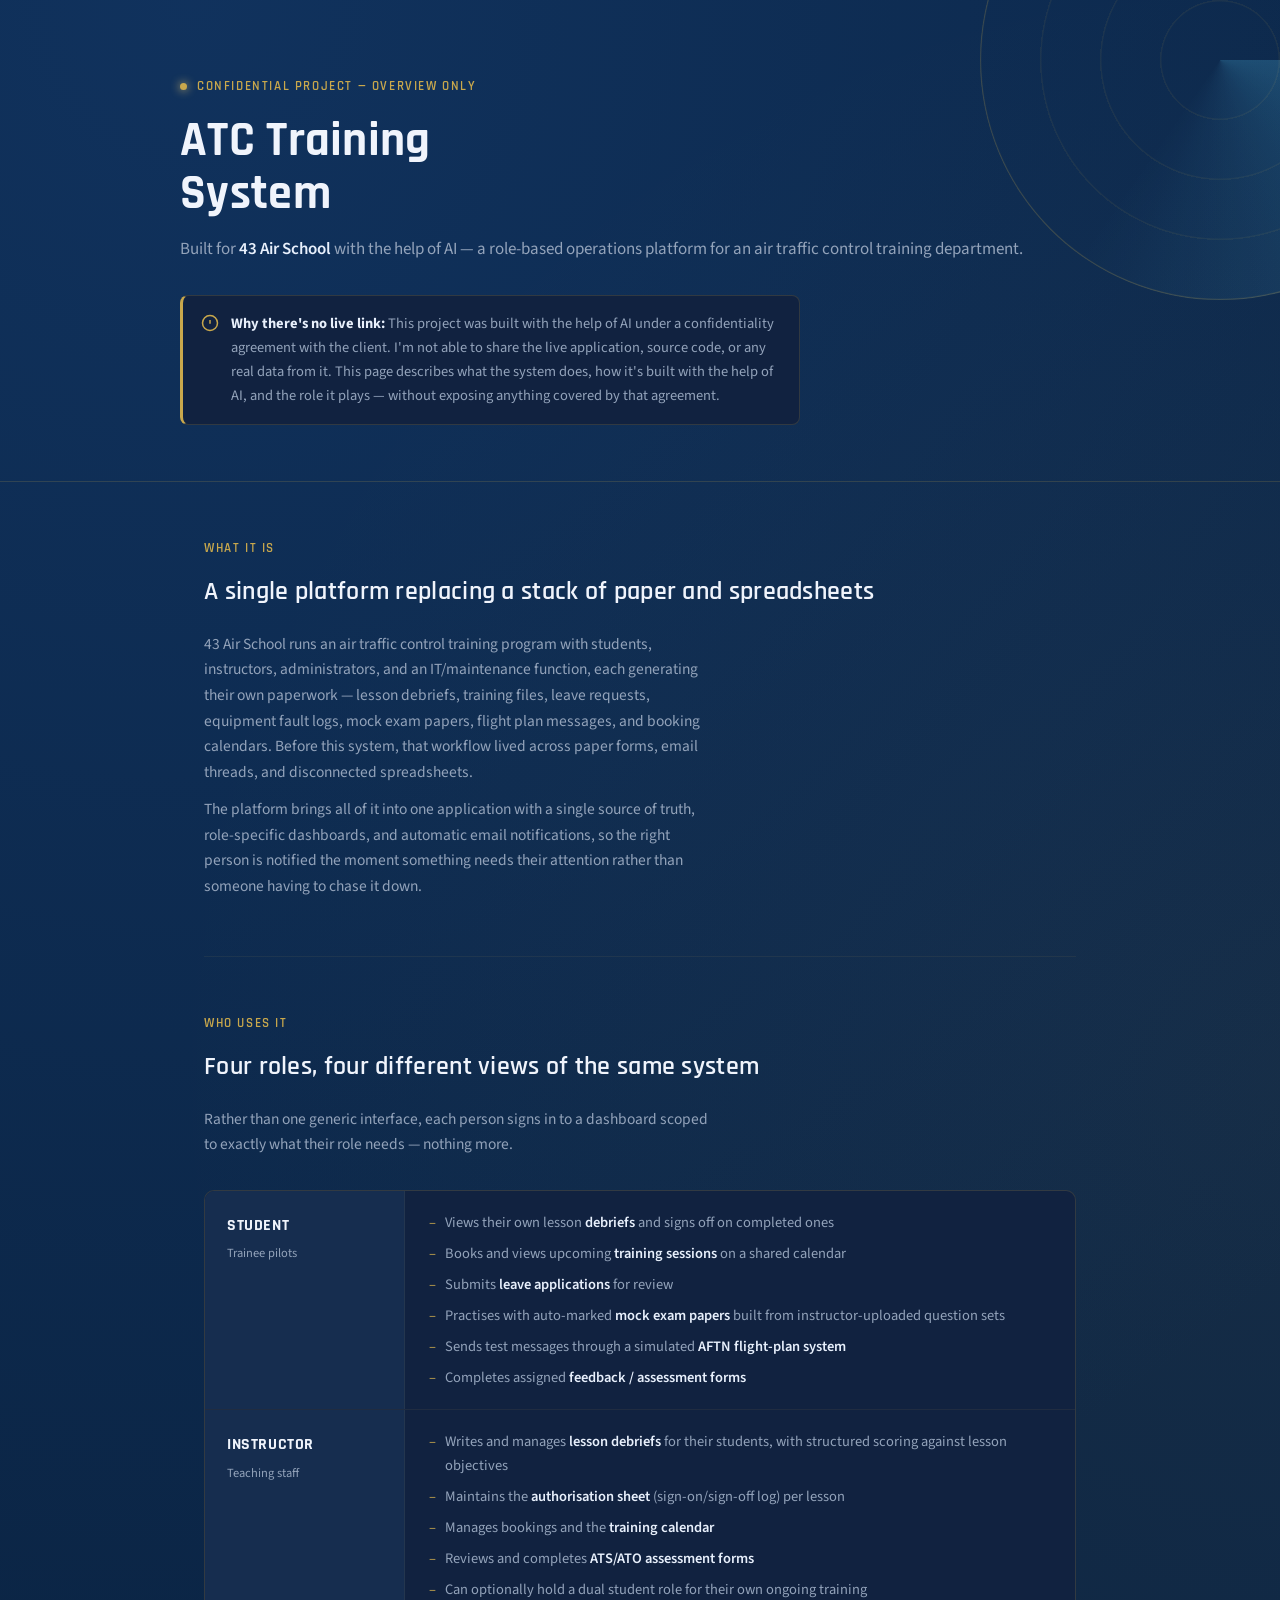
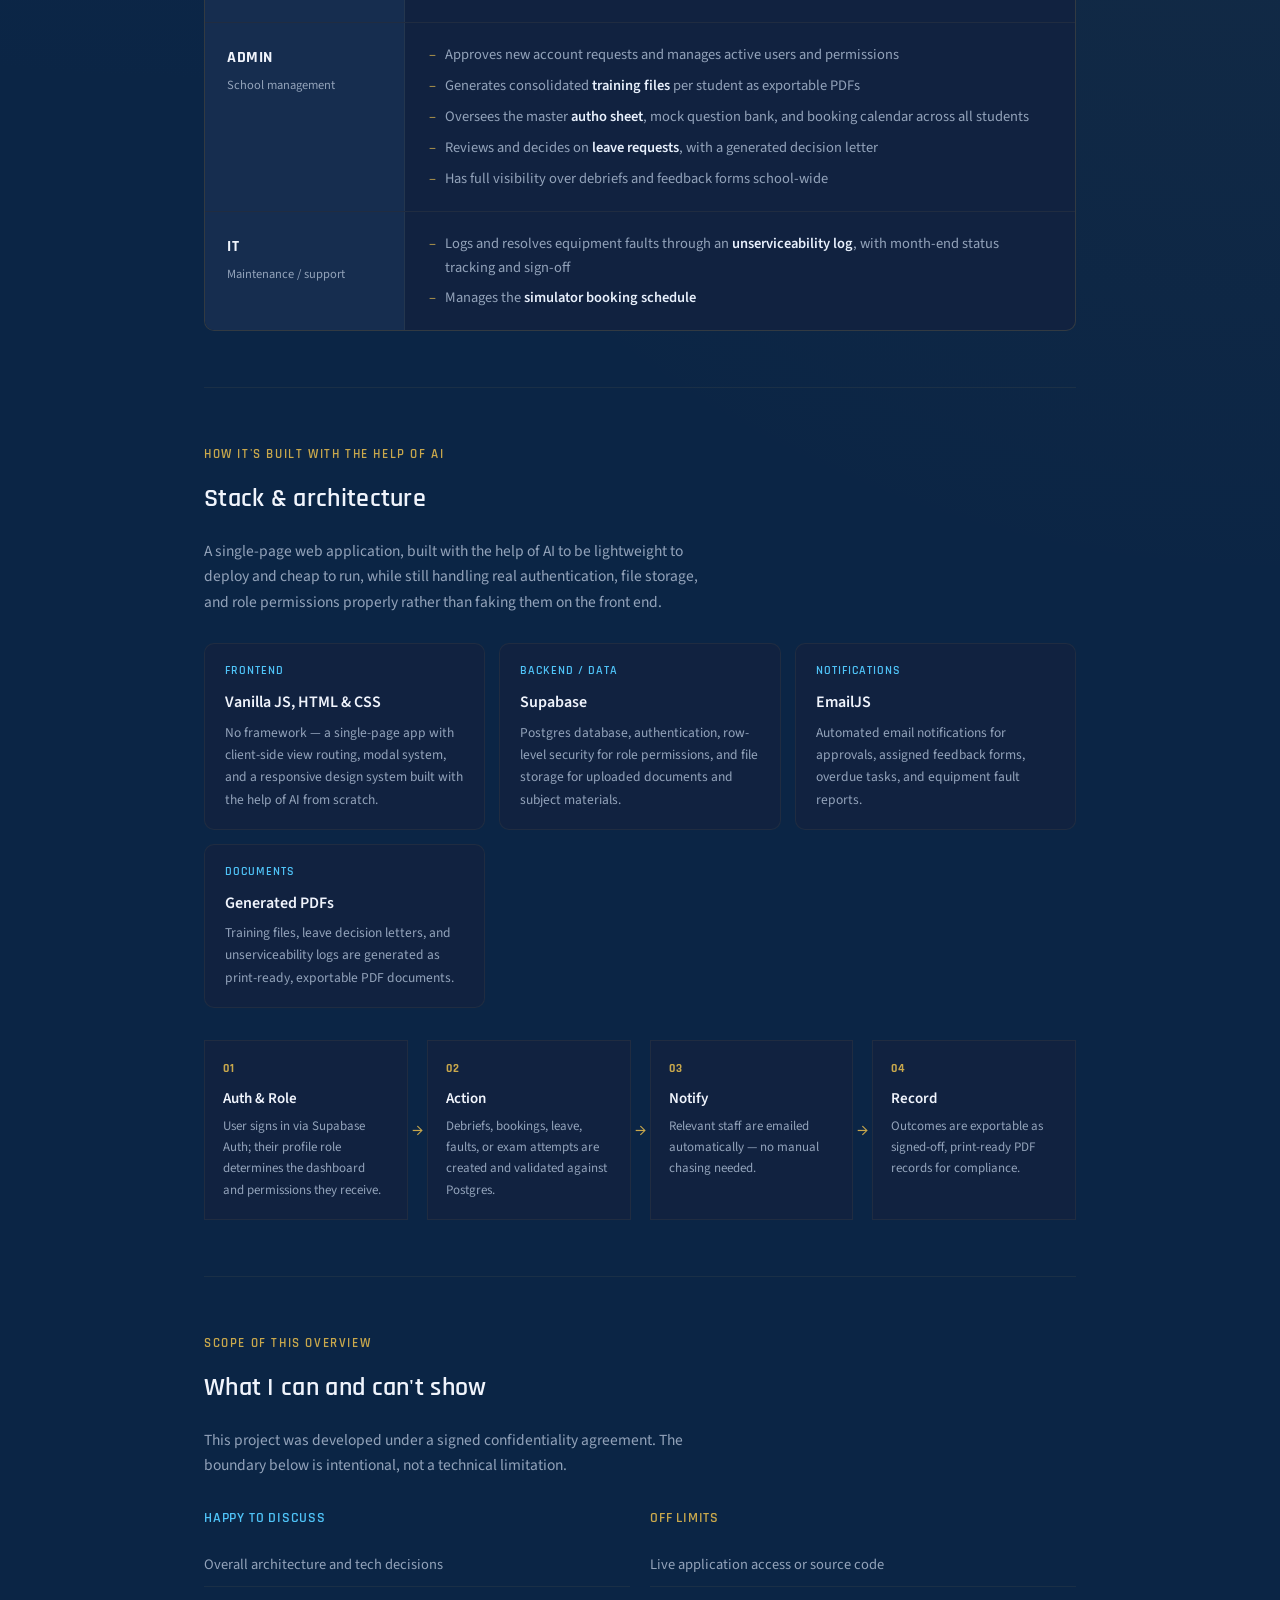
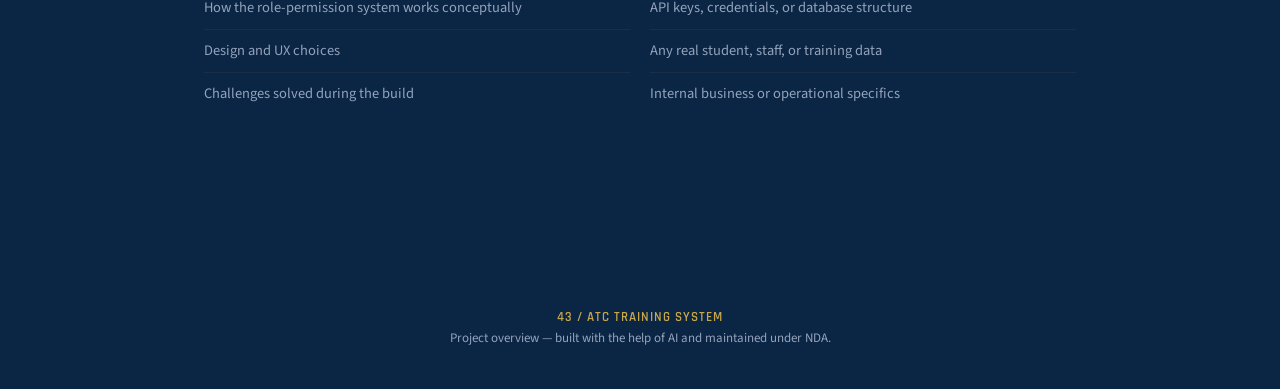
<file: assets/atc-system-readme.html>
<!doctype html>
<html lang="en">
  <head>
    <meta charset="UTF-8" />
    <meta name="viewport" content="width=device-width, initial-scale=1.0" />
    <title>ATC Training System — Project Overview</title>
    <link
      href="https://fonts.googleapis.com/css2?family=Rajdhani:wght@500;600;700&family=Source+Sans+3:wght@300;400;500;600&display=swap"
      rel="stylesheet"
    />
    <style>
      :root {
        --navy: #0b2545;
        --navy-mid: #13315c;
        --navy-light: #1a4a8a;
        --gold: #c9a84c;
        --gold-light: #e8c96d;
        --sky: #4fc3f7;
        --white: #f0f4fc;
        --grey: #8899aa;
        --surface: #0d1f38;
        --surface2: #112240;
        --surface3: #162d4f;
        --border: rgba(201, 168, 76, 0.18);
        --border-light: rgba(201, 168, 76, 0.08);
        --text: #e8f0fc;
        --text-dim: #93a3ba;
      }
      *,
      *::before,
      *::after {
        box-sizing: border-box;
        margin: 0;
        padding: 0;
      }
      html {
        scroll-behavior: smooth;
      }
      body {
        font-family: "Source Sans 3", sans-serif;
        background: var(--navy);
        background-image:
          radial-gradient(
            circle at 15% 0%,
            rgba(26, 74, 138, 0.35),
            transparent 45%
          ),
          radial-gradient(
            circle at 100% 30%,
            rgba(201, 168, 76, 0.06),
            transparent 40%
          );
        color: var(--text);
        line-height: 1.65;
        font-size: 16px;
        -webkit-font-smoothing: antialiased;
      }
      h1,
      h2,
      h3,
      h4 {
        font-family: "Rajdhani", sans-serif;
        letter-spacing: 0.3px;
        color: var(--white);
      }
      a {
        color: var(--sky);
      }
      .wrap {
        max-width: 920px;
        margin: 0 auto;
        padding: 0 24px 96px;
      }

      /* ── HEADER / RADAR SIGNATURE ── */
      .hero {
        position: relative;
        padding: 72px 24px 56px;
        border-bottom: 1px solid var(--border);
        overflow: hidden;
      }
      .hero::before {
        content: "";
        position: absolute;
        top: -180px;
        right: -180px;
        width: 480px;
        height: 480px;
        border-radius: 50%;
        border: 1px solid var(--border);
        background: repeating-radial-gradient(
          circle,
          transparent 0 58px,
          var(--border-light) 59px 60px
        );
      }
      .hero::after {
        content: "";
        position: absolute;
        top: -180px;
        right: -180px;
        width: 480px;
        height: 480px;
        border-radius: 50%;
        background: conic-gradient(
          from 90deg,
          rgba(79, 195, 247, 0.22),
          transparent 35%
        );
        animation: sweep 6s linear infinite;
        mix-blend-mode: screen;
      }
      @keyframes sweep {
        to {
          transform: rotate(360deg);
        }
      }
      @media (prefers-reduced-motion: reduce) {
        .hero::after {
          animation: none;
        }
      }

      .hero-inner {
        max-width: 920px;
        margin: 0 auto;
        position: relative;
        z-index: 1;
      }
      .eyebrow {
        display: inline-flex;
        align-items: center;
        gap: 10px;
        font-family: "Rajdhani", sans-serif;
        font-weight: 600;
        font-size: 13px;
        letter-spacing: 1.6px;
        text-transform: uppercase;
        color: var(--gold);
        margin-bottom: 18px;
      }
      .eyebrow .dot {
        width: 7px;
        height: 7px;
        border-radius: 50%;
        background: var(--gold);
        box-shadow: 0 0 10px var(--gold-light);
      }
      .hero h1 {
        font-size: clamp(32px, 5vw, 48px);
        font-weight: 700;
        line-height: 1.1;
        max-width: 14ch;
      }
      .hero .org {
        margin-top: 14px;
        color: var(--text-dim);
        font-size: 17px;
        font-weight: 400;
      }
      .hero .org strong {
        color: var(--text);
        font-weight: 600;
      }

      .notice {
        margin-top: 32px;
        display: flex;
        gap: 12px;
        align-items: flex-start;
        background: var(--surface2);
        border: 1px solid var(--border);
        border-left: 3px solid var(--gold);
        border-radius: 8px;
        padding: 16px 18px;
        max-width: 620px;
      }
      .notice svg {
        flex-shrink: 0;
        margin-top: 2px;
      }
      .notice p {
        font-size: 14.5px;
        color: var(--text-dim);
      }
      .notice strong {
        color: var(--text);
      }

      /* ── SECTIONS ── */
      section {
        padding: 56px 0;
        border-bottom: 1px solid var(--border-light);
      }
      section:last-child {
        border-bottom: none;
      }
      .section-label {
        font-family: "Rajdhani", sans-serif;
        font-weight: 600;
        font-size: 13px;
        letter-spacing: 1.6px;
        text-transform: uppercase;
        color: var(--gold);
        margin-bottom: 12px;
      }
      section h2 {
        font-size: 26px;
        font-weight: 600;
        margin-bottom: 18px;
      }
      section > p {
        color: var(--text-dim);
        max-width: 64ch;
        font-size: 15.5px;
      }
      section > p + p {
        margin-top: 12px;
      }

      /* ── ROLE MANIFEST ── */
      .manifest {
        margin-top: 32px;
        border: 1px solid var(--border);
        border-radius: 10px;
        overflow: hidden;
        background: var(--surface2);
      }
      .role-row {
        display: grid;
        grid-template-columns: 200px 1fr;
        border-bottom: 1px solid var(--border-light);
      }
      .role-row:last-child {
        border-bottom: none;
      }
      .role-tag {
        padding: 22px 22px;
        background: var(--surface3);
        border-right: 1px solid var(--border-light);
      }
      .role-tag .label {
        font-family: "Rajdhani", sans-serif;
        font-weight: 700;
        font-size: 16px;
        color: var(--white);
        text-transform: uppercase;
        letter-spacing: 0.6px;
      }
      .role-tag .sub {
        font-size: 12.5px;
        color: var(--text-dim);
        margin-top: 4px;
      }
      .role-body {
        padding: 20px 24px;
        font-size: 14.5px;
        color: var(--text-dim);
      }
      .role-body ul {
        list-style: none;
      }
      .role-body li {
        position: relative;
        padding-left: 16px;
        margin-bottom: 7px;
      }
      .role-body li::before {
        content: "–";
        position: absolute;
        left: 0;
        color: var(--gold);
      }
      .role-body li:last-child {
        margin-bottom: 0;
      }
      .role-body li strong {
        color: var(--text);
        font-weight: 600;
      }

      @media (max-width: 620px) {
        .role-row {
          grid-template-columns: 1fr;
        }
        .role-tag {
          border-right: none;
          border-bottom: 1px solid var(--border-light);
        }
      }

      /* ── STACK GRID ── */
      .stack-grid {
        display: grid;
        grid-template-columns: repeat(auto-fit, minmax(220px, 1fr));
        gap: 14px;
        margin-top: 28px;
      }
      .stack-card {
        background: var(--surface2);
        border: 1px solid var(--border-light);
        border-radius: 10px;
        padding: 18px 20px;
        transition: border-color 0.15s;
      }
      .stack-card:hover {
        border-color: var(--border);
      }
      .stack-card .tag {
        font-family: "Rajdhani", sans-serif;
        font-weight: 600;
        font-size: 11.5px;
        letter-spacing: 1px;
        text-transform: uppercase;
        color: var(--sky);
        margin-bottom: 8px;
      }
      .stack-card .name {
        font-size: 16px;
        font-weight: 600;
        color: var(--white);
        margin-bottom: 6px;
      }
      .stack-card .desc {
        font-size: 13.5px;
        color: var(--text-dim);
      }

      /* ── ARCHITECTURE STRIP ── */
      .flow {
        margin-top: 32px;
        display: flex;
        align-items: stretch;
        flex-wrap: wrap;
        gap: 0;
      }
      .flow-step {
        flex: 1 1 150px;
        background: var(--surface2);
        border: 1px solid var(--border-light);
        padding: 18px 18px;
        position: relative;
      }
      .flow-step .num {
        font-family: "Rajdhani", sans-serif;
        font-weight: 700;
        font-size: 12px;
        color: var(--gold);
        letter-spacing: 1px;
        margin-bottom: 8px;
      }
      .flow-step .ttl {
        font-weight: 600;
        color: var(--white);
        font-size: 15px;
        margin-bottom: 4px;
      }
      .flow-step .txt {
        font-size: 13px;
        color: var(--text-dim);
      }
      .flow-arrow {
        display: flex;
        align-items: center;
        justify-content: center;
        padding: 0 4px;
        color: var(--gold);
        font-size: 18px;
        flex: 0 0 auto;
      }
      @media (max-width: 700px) {
        .flow {
          flex-direction: column;
        }
        .flow-arrow {
          transform: rotate(90deg);
          padding: 4px 0;
        }
      }

      /* ── BOUNDARY LIST ── */
      .boundary {
        margin-top: 28px;
        display: grid;
        grid-template-columns: 1fr 1fr;
        gap: 20px;
      }
      .boundary-col h3 {
        font-size: 14px;
        font-family: "Rajdhani", sans-serif;
        font-weight: 600;
        letter-spacing: 0.8px;
        text-transform: uppercase;
        margin-bottom: 14px;
      }
      .boundary-col.yes h3 {
        color: var(--sky);
      }
      .boundary-col.no h3 {
        color: var(--gold);
      }
      .boundary-col ul {
        list-style: none;
      }
      .boundary-col li {
        font-size: 14.5px;
        color: var(--text-dim);
        padding: 9px 0;
        border-bottom: 1px solid var(--border-light);
      }
      .boundary-col li:last-child {
        border-bottom: none;
      }
      @media (max-width: 620px) {
        .boundary {
          grid-template-columns: 1fr;
        }
      }

      /* ── FOOTER ── */
      footer {
        padding: 40px 24px;
        text-align: center;
        color: var(--text-dim);
        font-size: 13px;
      }
      footer .mark {
        color: var(--gold);
        font-family: "Rajdhani", sans-serif;
        font-weight: 600;
        letter-spacing: 1px;
      }

      /* focus visibility */
      a:focus-visible,
      button:focus-visible {
        outline: 2px solid var(--gold);
        outline-offset: 2px;
      }
    </style>
  </head>
  <body>
    <div class="hero">
      <div class="hero-inner">
        <div class="eyebrow">
          <span class="dot"></span>Confidential Project — Overview Only
        </div>
        <h1>ATC Training System</h1>
        <p class="org">
          Built for <strong>43 Air School</strong> with the help of AI — a
          role-based operations platform for an air traffic control training
          department.
        </p>

        <div class="notice">
          <svg
            width="18"
            height="18"
            viewBox="0 0 24 24"
            fill="none"
            stroke="#c9a84c"
            stroke-width="2"
          >
            <circle cx="12" cy="12" r="10" />
            <line x1="12" y1="8" x2="12" y2="13" />
            <line x1="12" y1="16" x2="12" y2="16.01" />
          </svg>
          <p>
            <strong>Why there's no live link:</strong> This project was built
            with the help of AI under a confidentiality agreement with the
            client. I'm not able to share the live application, source code, or
            any real data from it. This page describes what the system does, how
            it's built with the help of AI, and the role it plays — without
            exposing anything covered by that agreement.
          </p>
        </div>
      </div>
    </div>

    <div class="wrap">
      <section>
        <div class="section-label">What it is</div>
        <h2>A single platform replacing a stack of paper and spreadsheets</h2>
        <p>
          43 Air School runs an air traffic control training program with
          students, instructors, administrators, and an IT/maintenance function,
          each generating their own paperwork — lesson debriefs, training files,
          leave requests, equipment fault logs, mock exam papers, flight plan
          messages, and booking calendars. Before this system, that workflow
          lived across paper forms, email threads, and disconnected
          spreadsheets.
        </p>
        <p>
          The platform brings all of it into one application with a single
          source of truth, role-specific dashboards, and automatic email
          notifications, so the right person is notified the moment something
          needs their attention rather than someone having to chase it down.
        </p>
      </section>

      <section>
        <div class="section-label">Who uses it</div>
        <h2>Four roles, four different views of the same system</h2>
        <p>
          Rather than one generic interface, each person signs in to a dashboard
          scoped to exactly what their role needs — nothing more.
        </p>

        <div class="manifest">
          <div class="role-row">
            <div class="role-tag">
              <div class="label">Student</div>
              <div class="sub">Trainee pilots</div>
            </div>
            <div class="role-body">
              <ul>
                <li>
                  Views their own lesson <strong>debriefs</strong> and signs off
                  on completed ones
                </li>
                <li>
                  Books and views upcoming <strong>training sessions</strong> on
                  a shared calendar
                </li>
                <li>Submits <strong>leave applications</strong> for review</li>
                <li>
                  Practises with auto-marked
                  <strong>mock exam papers</strong> built from
                  instructor-uploaded question sets
                </li>
                <li>
                  Sends test messages through a simulated
                  <strong>AFTN flight-plan system</strong>
                </li>
                <li>
                  Completes assigned
                  <strong>feedback / assessment forms</strong>
                </li>
              </ul>
            </div>
          </div>
          <div class="role-row">
            <div class="role-tag">
              <div class="label">Instructor</div>
              <div class="sub">Teaching staff</div>
            </div>
            <div class="role-body">
              <ul>
                <li>
                  Writes and manages <strong>lesson debriefs</strong> for their
                  students, with structured scoring against lesson objectives
                </li>
                <li>
                  Maintains the
                  <strong>authorisation sheet</strong> (sign-on/sign-off log)
                  per lesson
                </li>
                <li>
                  Manages bookings and the <strong>training calendar</strong>
                </li>
                <li>
                  Reviews and completes
                  <strong>ATS/ATO assessment forms</strong>
                </li>
                <li>
                  Can optionally hold a dual student role for their own ongoing
                  training
                </li>
              </ul>
            </div>
          </div>
          <div class="role-row">
            <div class="role-tag">
              <div class="label">Admin</div>
              <div class="sub">School management</div>
            </div>
            <div class="role-body">
              <ul>
                <li>
                  Approves new account requests and manages active users and
                  permissions
                </li>
                <li>
                  Generates consolidated <strong>training files</strong> per
                  student as exportable PDFs
                </li>
                <li>
                  Oversees the master <strong>autho sheet</strong>, mock
                  question bank, and booking calendar across all students
                </li>
                <li>
                  Reviews and decides on <strong>leave requests</strong>, with a
                  generated decision letter
                </li>
                <li>
                  Has full visibility over debriefs and feedback forms
                  school-wide
                </li>
              </ul>
            </div>
          </div>
          <div class="role-row">
            <div class="role-tag">
              <div class="label">IT</div>
              <div class="sub">Maintenance / support</div>
            </div>
            <div class="role-body">
              <ul>
                <li>
                  Logs and resolves equipment faults through an
                  <strong>unserviceability log</strong>, with month-end status
                  tracking and sign-off
                </li>
                <li>Manages the <strong>simulator booking schedule</strong></li>
              </ul>
            </div>
          </div>
        </div>
      </section>

      <section>
        <div class="section-label">How it's built with the help of AI</div>
        <h2>Stack &amp; architecture</h2>
        <p>
          A single-page web application, built with the help of AI to be
          lightweight to deploy and cheap to run, while still handling real
          authentication, file storage, and role permissions properly rather
          than faking them on the front end.
        </p>

        <div class="stack-grid">
          <div class="stack-card">
            <div class="tag">Frontend</div>
            <div class="name">Vanilla JS, HTML &amp; CSS</div>
            <div class="desc">
              No framework — a single-page app with client-side view routing,
              modal system, and a responsive design system built with the help
              of AI from scratch.
            </div>
          </div>
          <div class="stack-card">
            <div class="tag">Backend / Data</div>
            <div class="name">Supabase</div>
            <div class="desc">
              Postgres database, authentication, row-level security for role
              permissions, and file storage for uploaded documents and subject
              materials.
            </div>
          </div>
          <div class="stack-card">
            <div class="tag">Notifications</div>
            <div class="name">EmailJS</div>
            <div class="desc">
              Automated email notifications for approvals, assigned feedback
              forms, overdue tasks, and equipment fault reports.
            </div>
          </div>
          <div class="stack-card">
            <div class="tag">Documents</div>
            <div class="name">Generated PDFs</div>
            <div class="desc">
              Training files, leave decision letters, and unserviceability logs
              are generated as print-ready, exportable PDF documents.
            </div>
          </div>
        </div>

        <div class="flow">
          <div class="flow-step">
            <div class="num">01</div>
            <div class="ttl">Auth &amp; Role</div>
            <div class="txt">
              User signs in via Supabase Auth; their profile role determines the
              dashboard and permissions they receive.
            </div>
          </div>
          <div class="flow-arrow">→</div>
          <div class="flow-step">
            <div class="num">02</div>
            <div class="ttl">Action</div>
            <div class="txt">
              Debriefs, bookings, leave, faults, or exam attempts are created
              and validated against Postgres.
            </div>
          </div>
          <div class="flow-arrow">→</div>
          <div class="flow-step">
            <div class="num">03</div>
            <div class="ttl">Notify</div>
            <div class="txt">
              Relevant staff are emailed automatically — no manual chasing
              needed.
            </div>
          </div>
          <div class="flow-arrow">→</div>
          <div class="flow-step">
            <div class="num">04</div>
            <div class="ttl">Record</div>
            <div class="txt">
              Outcomes are exportable as signed-off, print-ready PDF records for
              compliance.
            </div>
          </div>
        </div>
      </section>

      <section>
        <div class="section-label">Scope of this overview</div>
        <h2>What I can and can't show</h2>
        <p>
          This project was developed under a signed confidentiality agreement.
          The boundary below is intentional, not a technical limitation.
        </p>

        <div class="boundary">
          <div class="boundary-col yes">
            <h3>Happy to discuss</h3>
            <ul>
              <li>Overall architecture and tech decisions</li>
              <li>How the role-permission system works conceptually</li>
              <li>Design and UX choices</li>
              <li>Challenges solved during the build</li>
            </ul>
          </div>
          <div class="boundary-col no">
            <h3>Off limits</h3>
            <ul>
              <li>Live application access or source code</li>
              <li>API keys, credentials, or database structure</li>
              <li>Any real student, staff, or training data</li>
              <li>Internal business or operational specifics</li>
            </ul>
          </div>
        </div>
      </section>
    </div>

    <footer>
      <span class="mark">43 / ATC TRAINING SYSTEM</span><br />
      Project overview — built with the help of AI and maintained under NDA.
    </footer>
  </body>
</html>
</file>
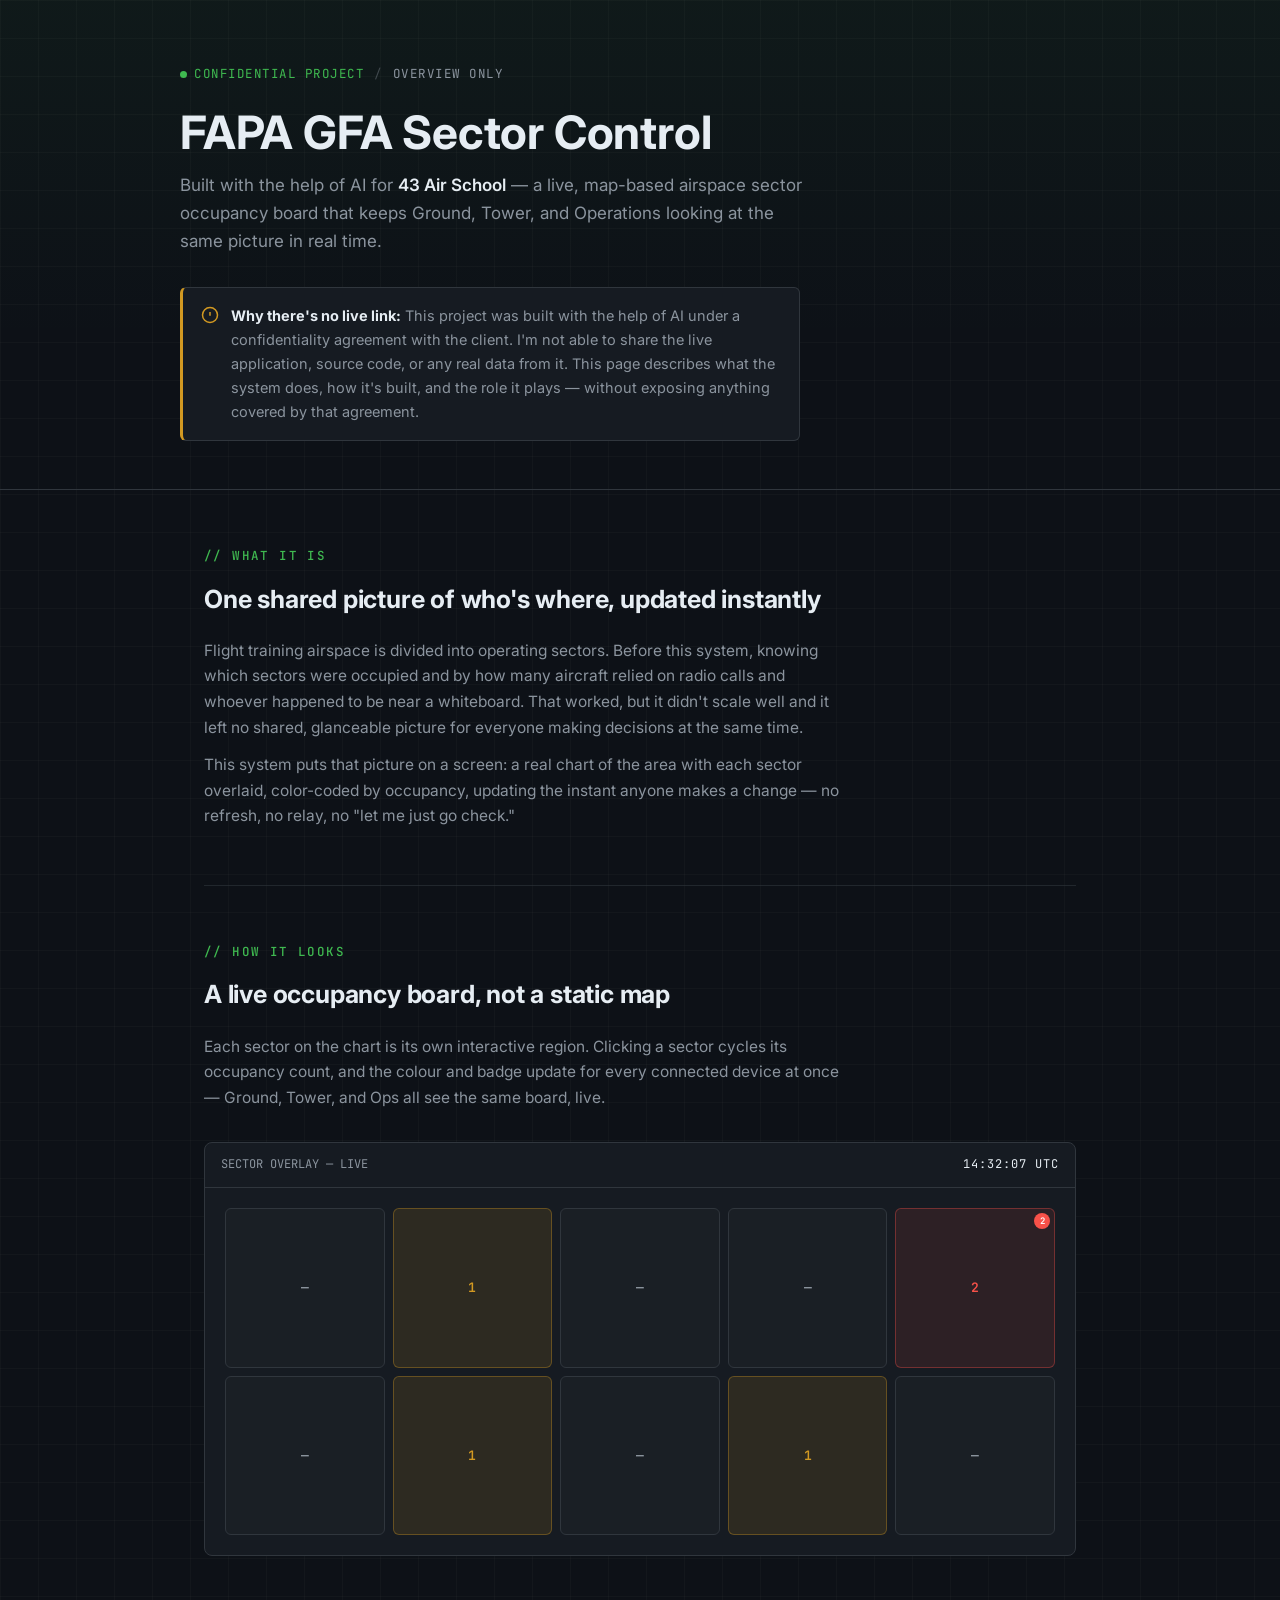
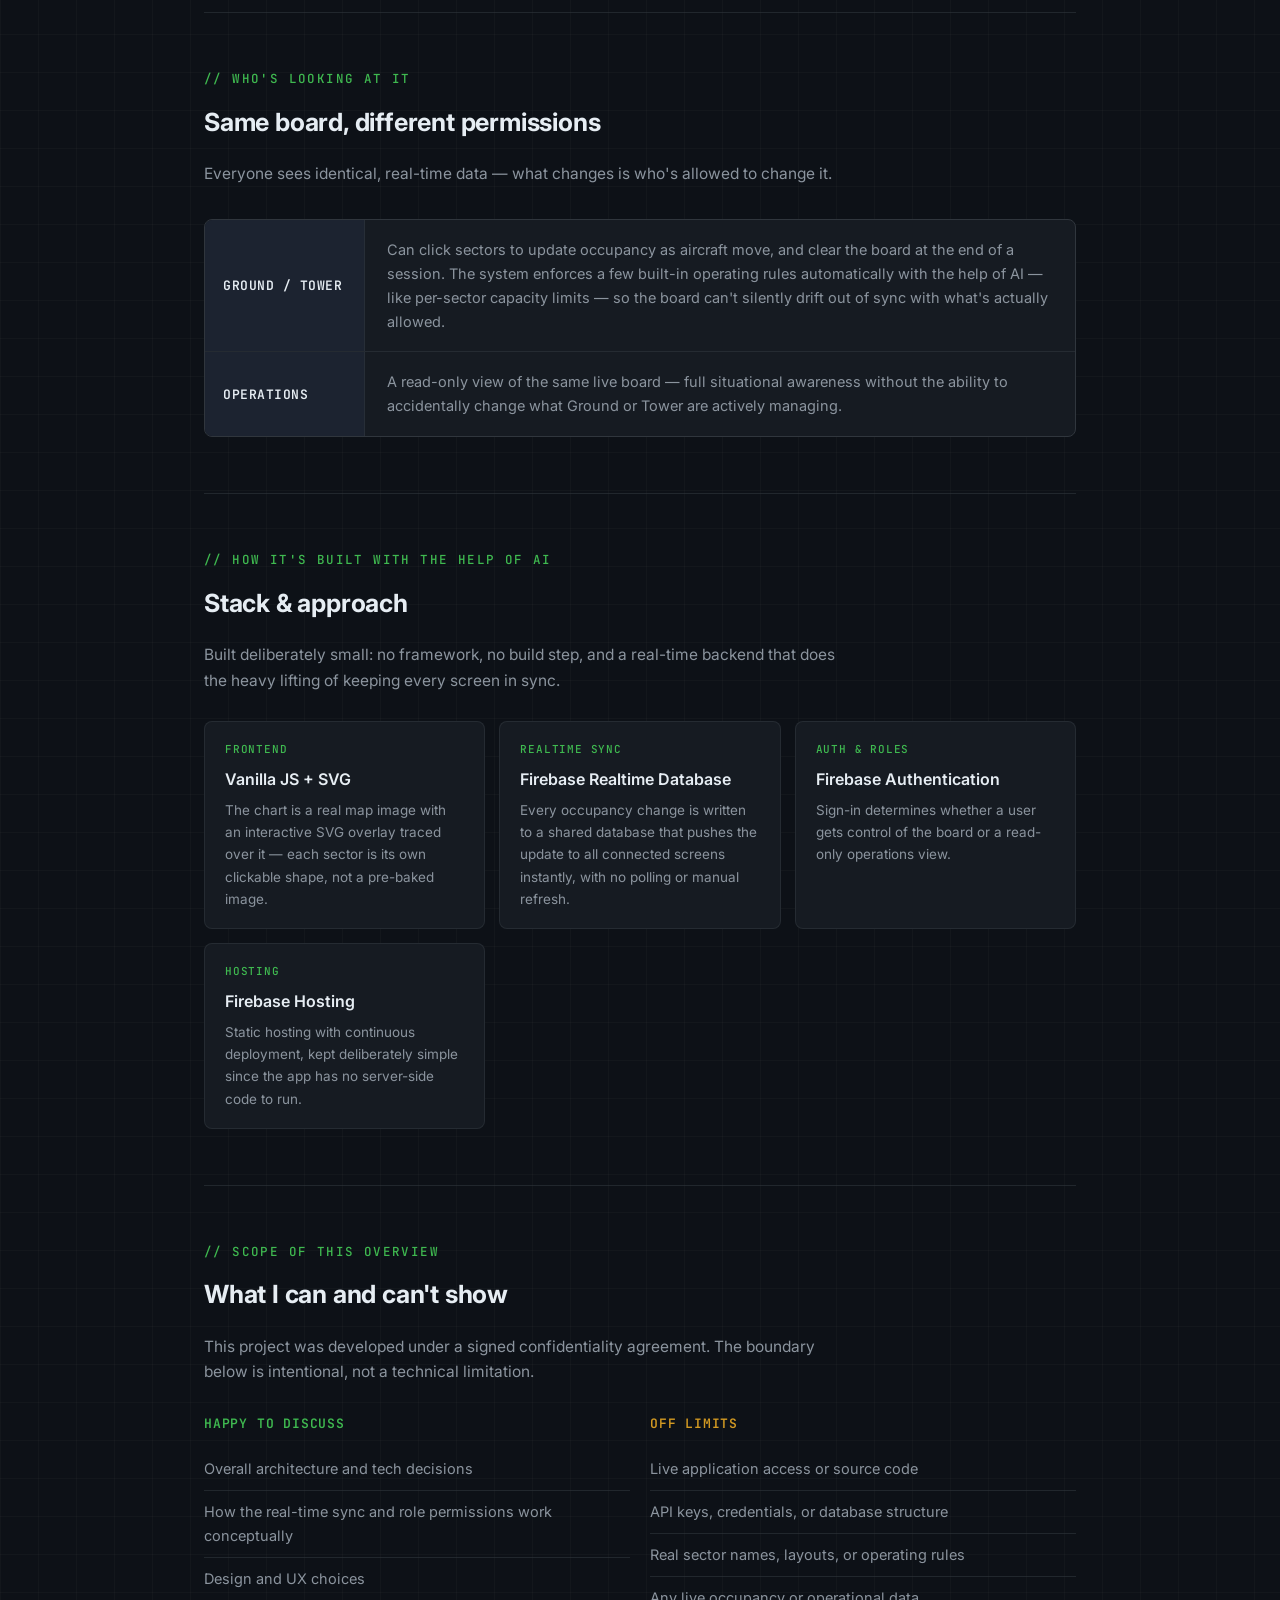
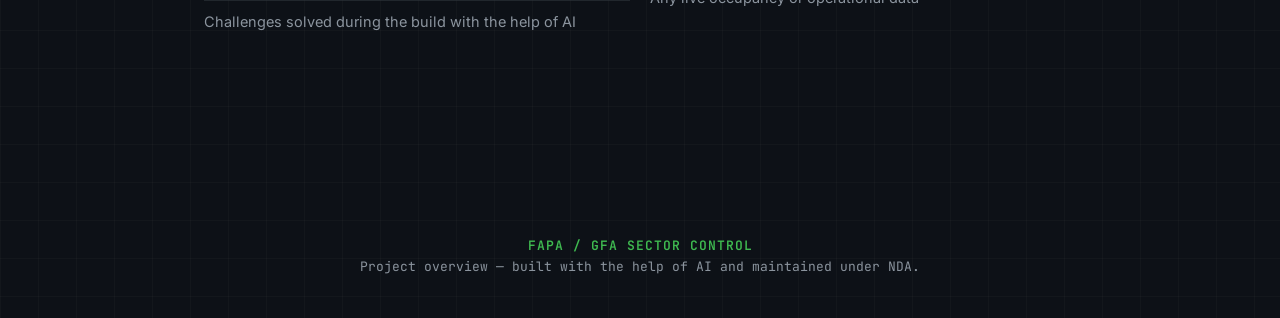
<file: assets/fapa-gfa-sector-control-readme (3).html>
<!doctype html>
<html lang="en">
  <head>
    <meta charset="UTF-8" />
    <meta name="viewport" content="width=device-width, initial-scale=1.0" />
    <title>FAPA GFA Sector Control — Project Overview</title>
    <link
      href="https://fonts.googleapis.com/css2?family=JetBrains+Mono:wght@400;500;600;700&family=Inter:wght@300;400;500;600;700&display=swap"
      rel="stylesheet"
    />
    <style>
      :root {
        --bg: #0d1117;
        --panel: #161b22;
        --panel2: #1c2330;
        --border: #30363d;
        --border-light: rgba(48, 54, 61, 0.6);
        --green: #3fb950;
        --green-dim: rgba(63, 185, 80, 0.15);
        --amber: #d29922;
        --red: #f85149;
        --text: #e6edf3;
        --text-dim: #8b949e;
        --mono: "JetBrains Mono", monospace;
      }
      *,
      *::before,
      *::after {
        box-sizing: border-box;
        margin: 0;
        padding: 0;
      }
      html {
        scroll-behavior: smooth;
      }
      body {
        font-family: "Inter", sans-serif;
        background: var(--bg);
        background-image:
          linear-gradient(rgba(255, 255, 255, 0.025) 1px, transparent 1px),
          linear-gradient(
            90deg,
            rgba(255, 255, 255, 0.025) 1px,
            transparent 1px
          );
        background-size: 38px 38px;
        color: var(--text);
        line-height: 1.65;
        font-size: 16px;
        -webkit-font-smoothing: antialiased;
      }
      h1,
      h2,
      h3,
      h4 {
        font-weight: 700;
        letter-spacing: -0.2px;
        color: var(--text);
      }
      .wrap {
        max-width: 920px;
        margin: 0 auto;
        padding: 0 24px 96px;
      }

      /* ── HEADER ── */
      .hero {
        position: relative;
        padding: 64px 24px 48px;
        border-bottom: 1px solid var(--border);
        background: linear-gradient(
          180deg,
          rgba(63, 185, 80, 0.05),
          transparent 70%
        );
      }
      .hero-inner {
        max-width: 920px;
        margin: 0 auto;
        position: relative;
        z-index: 1;
      }

      .statusline {
        display: flex;
        align-items: center;
        gap: 10px;
        font-family: var(--mono);
        font-size: 12.5px;
        letter-spacing: 0.5px;
        text-transform: uppercase;
        color: var(--text-dim);
        margin-bottom: 22px;
      }
      .statusline .live {
        display: inline-flex;
        align-items: center;
        gap: 7px;
        color: var(--green);
      }
      .statusline .live .pulse {
        width: 7px;
        height: 7px;
        border-radius: 50%;
        background: var(--green);
        box-shadow: 0 0 0 0 rgba(63, 185, 80, 0.6);
        animation: pulse 2s infinite;
      }
      @keyframes pulse {
        0% {
          box-shadow: 0 0 0 0 rgba(63, 185, 80, 0.55);
        }
        70% {
          box-shadow: 0 0 0 8px rgba(63, 185, 80, 0);
        }
        100% {
          box-shadow: 0 0 0 0 rgba(63, 185, 80, 0);
        }
      }
      @media (prefers-reduced-motion: reduce) {
        .statusline .live .pulse {
          animation: none;
        }
      }
      .statusline .sep {
        opacity: 0.4;
      }

      .hero h1 {
        font-size: clamp(30px, 4.6vw, 46px);
        line-height: 1.1;
        max-width: 18ch;
      }
      .hero .org {
        margin-top: 14px;
        color: var(--text-dim);
        font-size: 17px;
        max-width: 58ch;
      }
      .hero .org strong {
        color: var(--text);
        font-weight: 600;
      }

      .notice {
        margin-top: 32px;
        display: flex;
        gap: 12px;
        align-items: flex-start;
        background: var(--panel);
        border: 1px solid var(--border);
        border-left: 3px solid var(--amber);
        border-radius: 6px;
        padding: 16px 18px;
        max-width: 620px;
      }
      .notice svg {
        flex-shrink: 0;
        margin-top: 2px;
      }
      .notice p {
        font-size: 14.5px;
        color: var(--text-dim);
      }
      .notice strong {
        color: var(--text);
      }

      /* ── SECTIONS ── */
      section {
        padding: 56px 0;
        border-bottom: 1px solid var(--border-light);
      }
      section:last-child {
        border-bottom: none;
      }
      .section-label {
        font-family: var(--mono);
        font-weight: 500;
        font-size: 12.5px;
        letter-spacing: 1.4px;
        text-transform: uppercase;
        color: var(--green);
        margin-bottom: 12px;
      }
      section h2 {
        font-size: 25px;
        margin-bottom: 18px;
      }
      section > p {
        color: var(--text-dim);
        max-width: 64ch;
        font-size: 15.5px;
      }
      section > p + p {
        margin-top: 12px;
      }

      /* ── MAP MOCK PANEL ── */
      .map-panel {
        margin-top: 32px;
        background: var(--panel);
        border: 1px solid var(--border);
        border-radius: 8px;
        overflow: hidden;
      }
      .map-panel-header {
        display: flex;
        align-items: center;
        justify-content: space-between;
        padding: 12px 16px;
        border-bottom: 1px solid var(--border);
        font-family: var(--mono);
        font-size: 12px;
        color: var(--text-dim);
      }
      .map-panel-header .clock {
        color: var(--text);
        letter-spacing: 1px;
      }
      .map-grid {
        display: grid;
        grid-template-columns: repeat(5, 1fr);
        gap: 8px;
        padding: 20px;
      }
      .map-cell {
        aspect-ratio: 1;
        border-radius: 6px;
        border: 1px solid var(--border);
        background: rgba(255, 255, 255, 0.015);
        display: flex;
        align-items: center;
        justify-content: center;
        font-family: var(--mono);
        font-size: 13px;
        font-weight: 600;
        color: var(--text-dim);
        position: relative;
      }
      .map-cell.occ-1 {
        background: rgba(210, 153, 34, 0.12);
        border-color: rgba(210, 153, 34, 0.35);
        color: var(--amber);
      }
      .map-cell.occ-2 {
        background: rgba(248, 81, 73, 0.1);
        border-color: rgba(248, 81, 73, 0.35);
        color: var(--red);
      }
      .map-cell .badge {
        position: absolute;
        top: 4px;
        right: 4px;
        width: 16px;
        height: 16px;
        border-radius: 50%;
        background: var(--red);
        color: #fff;
        font-size: 9px;
        display: flex;
        align-items: center;
        justify-content: center;
      }
      @media (max-width: 560px) {
        .map-grid {
          grid-template-columns: repeat(4, 1fr);
        }
      }

      /* ── ROLE TABLE ── */
      .roles {
        margin-top: 32px;
        border: 1px solid var(--border);
        border-radius: 8px;
        overflow: hidden;
        background: var(--panel);
      }
      .role-row {
        display: grid;
        grid-template-columns: 160px 1fr;
        border-bottom: 1px solid var(--border-light);
      }
      .role-row:last-child {
        border-bottom: none;
      }
      .role-tag {
        padding: 18px 18px;
        background: var(--panel2);
        border-right: 1px solid var(--border-light);
        font-family: var(--mono);
        font-weight: 600;
        font-size: 13px;
        letter-spacing: 0.5px;
        text-transform: uppercase;
        color: var(--text);
        display: flex;
        align-items: center;
      }
      .role-body {
        padding: 18px 22px;
        font-size: 14.5px;
        color: var(--text-dim);
      }
      @media (max-width: 600px) {
        .role-row {
          grid-template-columns: 1fr;
        }
        .role-tag {
          border-right: none;
          border-bottom: 1px solid var(--border-light);
        }
      }

      /* ── STACK GRID ── */
      .stack-grid {
        display: grid;
        grid-template-columns: repeat(auto-fit, minmax(220px, 1fr));
        gap: 14px;
        margin-top: 28px;
      }
      .stack-card {
        background: var(--panel);
        border: 1px solid var(--border-light);
        border-radius: 8px;
        padding: 18px 20px;
        transition: border-color 0.15s;
      }
      .stack-card:hover {
        border-color: var(--border);
      }
      .stack-card .tag {
        font-family: var(--mono);
        font-weight: 500;
        font-size: 11px;
        letter-spacing: 0.8px;
        text-transform: uppercase;
        color: var(--green);
        margin-bottom: 8px;
      }
      .stack-card .name {
        font-size: 16px;
        font-weight: 600;
        color: var(--text);
        margin-bottom: 6px;
      }
      .stack-card .desc {
        font-size: 13.5px;
        color: var(--text-dim);
      }

      /* ── BOUNDARY LIST ── */
      .boundary {
        margin-top: 28px;
        display: grid;
        grid-template-columns: 1fr 1fr;
        gap: 20px;
      }
      .boundary-col h3 {
        font-size: 13px;
        font-family: var(--mono);
        font-weight: 600;
        letter-spacing: 0.8px;
        text-transform: uppercase;
        margin-bottom: 14px;
      }
      .boundary-col.yes h3 {
        color: var(--green);
      }
      .boundary-col.no h3 {
        color: var(--amber);
      }
      .boundary-col ul {
        list-style: none;
      }
      .boundary-col li {
        font-size: 14.5px;
        color: var(--text-dim);
        padding: 9px 0;
        border-bottom: 1px solid var(--border-light);
      }
      .boundary-col li:last-child {
        border-bottom: none;
      }
      @media (max-width: 620px) {
        .boundary {
          grid-template-columns: 1fr;
        }
      }

      /* ── FOOTER ── */
      footer {
        padding: 40px 24px;
        text-align: center;
        color: var(--text-dim);
        font-size: 13px;
        font-family: var(--mono);
      }
      footer .mark {
        color: var(--green);
        font-weight: 600;
        letter-spacing: 1px;
      }

      a:focus-visible,
      button:focus-visible {
        outline: 2px solid var(--green);
        outline-offset: 2px;
      }
    </style>
  </head>
  <body>
    <div class="hero">
      <div class="hero-inner">
        <div class="statusline">
          <span class="live"
            ><span class="pulse"></span>Confidential Project</span
          >
          <span class="sep">/</span>
          <span>Overview Only</span>
        </div>
        <h1>FAPA GFA Sector Control</h1>
        <p class="org">
          Built with the help of AI for <strong>43 Air School</strong> — a live,
          map-based airspace sector occupancy board that keeps Ground, Tower,
          and Operations looking at the same picture in real time.
        </p>

        <div class="notice">
          <svg
            width="18"
            height="18"
            viewBox="0 0 24 24"
            fill="none"
            stroke="#d29922"
            stroke-width="2"
          >
            <circle cx="12" cy="12" r="10" />
            <line x1="12" y1="8" x2="12" y2="13" />
            <line x1="12" y1="16" x2="12" y2="16.01" />
          </svg>
          <p>
            <strong>Why there's no live link:</strong> This project was built
            with the help of AI under a confidentiality agreement with the
            client. I'm not able to share the live application, source code, or
            any real data from it. This page describes what the system does, how
            it's built, and the role it plays — without exposing anything
            covered by that agreement.
          </p>
        </div>
      </div>
    </div>

    <div class="wrap">
      <section>
        <div class="section-label">// what it is</div>
        <h2>One shared picture of who's where, updated instantly</h2>
        <p>
          Flight training airspace is divided into operating sectors. Before
          this system, knowing which sectors were occupied and by how many
          aircraft relied on radio calls and whoever happened to be near a
          whiteboard. That worked, but it didn't scale well and it left no
          shared, glanceable picture for everyone making decisions at the same
          time.
        </p>
        <p>
          This system puts that picture on a screen: a real chart of the area
          with each sector overlaid, color-coded by occupancy, updating the
          instant anyone makes a change — no refresh, no relay, no "let me just
          go check."
        </p>
      </section>

      <section>
        <div class="section-label">// how it looks</div>
        <h2>A live occupancy board, not a static map</h2>
        <p>
          Each sector on the chart is its own interactive region. Clicking a
          sector cycles its occupancy count, and the colour and badge update for
          every connected device at once — Ground, Tower, and Ops all see the
          same board, live.
        </p>

        <div class="map-panel">
          <div class="map-panel-header">
            <span>SECTOR OVERLAY — LIVE</span>
            <span class="clock">14:32:07 UTC</span>
          </div>
          <div class="map-grid">
            <div class="map-cell">—</div>
            <div class="map-cell occ-1">1</div>
            <div class="map-cell">—</div>
            <div class="map-cell">—</div>
            <div class="map-cell occ-2">2<span class="badge">2</span></div>
            <div class="map-cell">—</div>
            <div class="map-cell occ-1">1</div>
            <div class="map-cell">—</div>
            <div class="map-cell occ-1">1</div>
            <div class="map-cell">—</div>
          </div>
        </div>
      </section>

      <section>
        <div class="section-label">// who's looking at it</div>
        <h2>Same board, different permissions</h2>
        <p>
          Everyone sees identical, real-time data — what changes is who's
          allowed to change it.
        </p>

        <div class="roles">
          <div class="role-row">
            <div class="role-tag">Ground / Tower</div>
            <div class="role-body">
              Can click sectors to update occupancy as aircraft move, and clear
              the board at the end of a session. The system enforces a few
              built-in operating rules automatically with the help of AI — like
              per-sector capacity limits — so the board can't silently drift out
              of sync with what's actually allowed.
            </div>
          </div>
          <div class="role-row">
            <div class="role-tag">Operations</div>
            <div class="role-body">
              A read-only view of the same live board — full situational
              awareness without the ability to accidentally change what Ground
              or Tower are actively managing.
            </div>
          </div>
        </div>
      </section>

      <section>
        <div class="section-label">// how it's built with the help of AI</div>
        <h2>Stack &amp; approach</h2>
        <p>
          Built deliberately small: no framework, no build step, and a real-time
          backend that does the heavy lifting of keeping every screen in sync.
        </p>

        <div class="stack-grid">
          <div class="stack-card">
            <div class="tag">Frontend</div>
            <div class="name">Vanilla JS + SVG</div>
            <div class="desc">
              The chart is a real map image with an interactive SVG overlay
              traced over it — each sector is its own clickable shape, not a
              pre-baked image.
            </div>
          </div>
          <div class="stack-card">
            <div class="tag">Realtime sync</div>
            <div class="name">Firebase Realtime Database</div>
            <div class="desc">
              Every occupancy change is written to a shared database that pushes
              the update to all connected screens instantly, with no polling or
              manual refresh.
            </div>
          </div>
          <div class="stack-card">
            <div class="tag">Auth &amp; roles</div>
            <div class="name">Firebase Authentication</div>
            <div class="desc">
              Sign-in determines whether a user gets control of the board or a
              read-only operations view.
            </div>
          </div>
          <div class="stack-card">
            <div class="tag">Hosting</div>
            <div class="name">Firebase Hosting</div>
            <div class="desc">
              Static hosting with continuous deployment, kept deliberately
              simple since the app has no server-side code to run.
            </div>
          </div>
        </div>
      </section>

      <section>
        <div class="section-label">// scope of this overview</div>
        <h2>What I can and can't show</h2>
        <p>
          This project was developed under a signed confidentiality agreement.
          The boundary below is intentional, not a technical limitation.
        </p>

        <div class="boundary">
          <div class="boundary-col yes">
            <h3>Happy to discuss</h3>
            <ul>
              <li>Overall architecture and tech decisions</li>
              <li>
                How the real-time sync and role permissions work conceptually
              </li>
              <li>Design and UX choices</li>
              <li>Challenges solved during the build with the help of AI</li>
            </ul>
          </div>
          <div class="boundary-col no">
            <h3>Off limits</h3>
            <ul>
              <li>Live application access or source code</li>
              <li>API keys, credentials, or database structure</li>
              <li>Real sector names, layouts, or operating rules</li>
              <li>Any live occupancy or operational data</li>
            </ul>
          </div>
        </div>
      </section>
    </div>

    <footer>
      <span class="mark">FAPA / GFA SECTOR CONTROL</span><br />
      Project overview — built with the help of AI and maintained under NDA.
    </footer>
  </body>
</html>
</file>
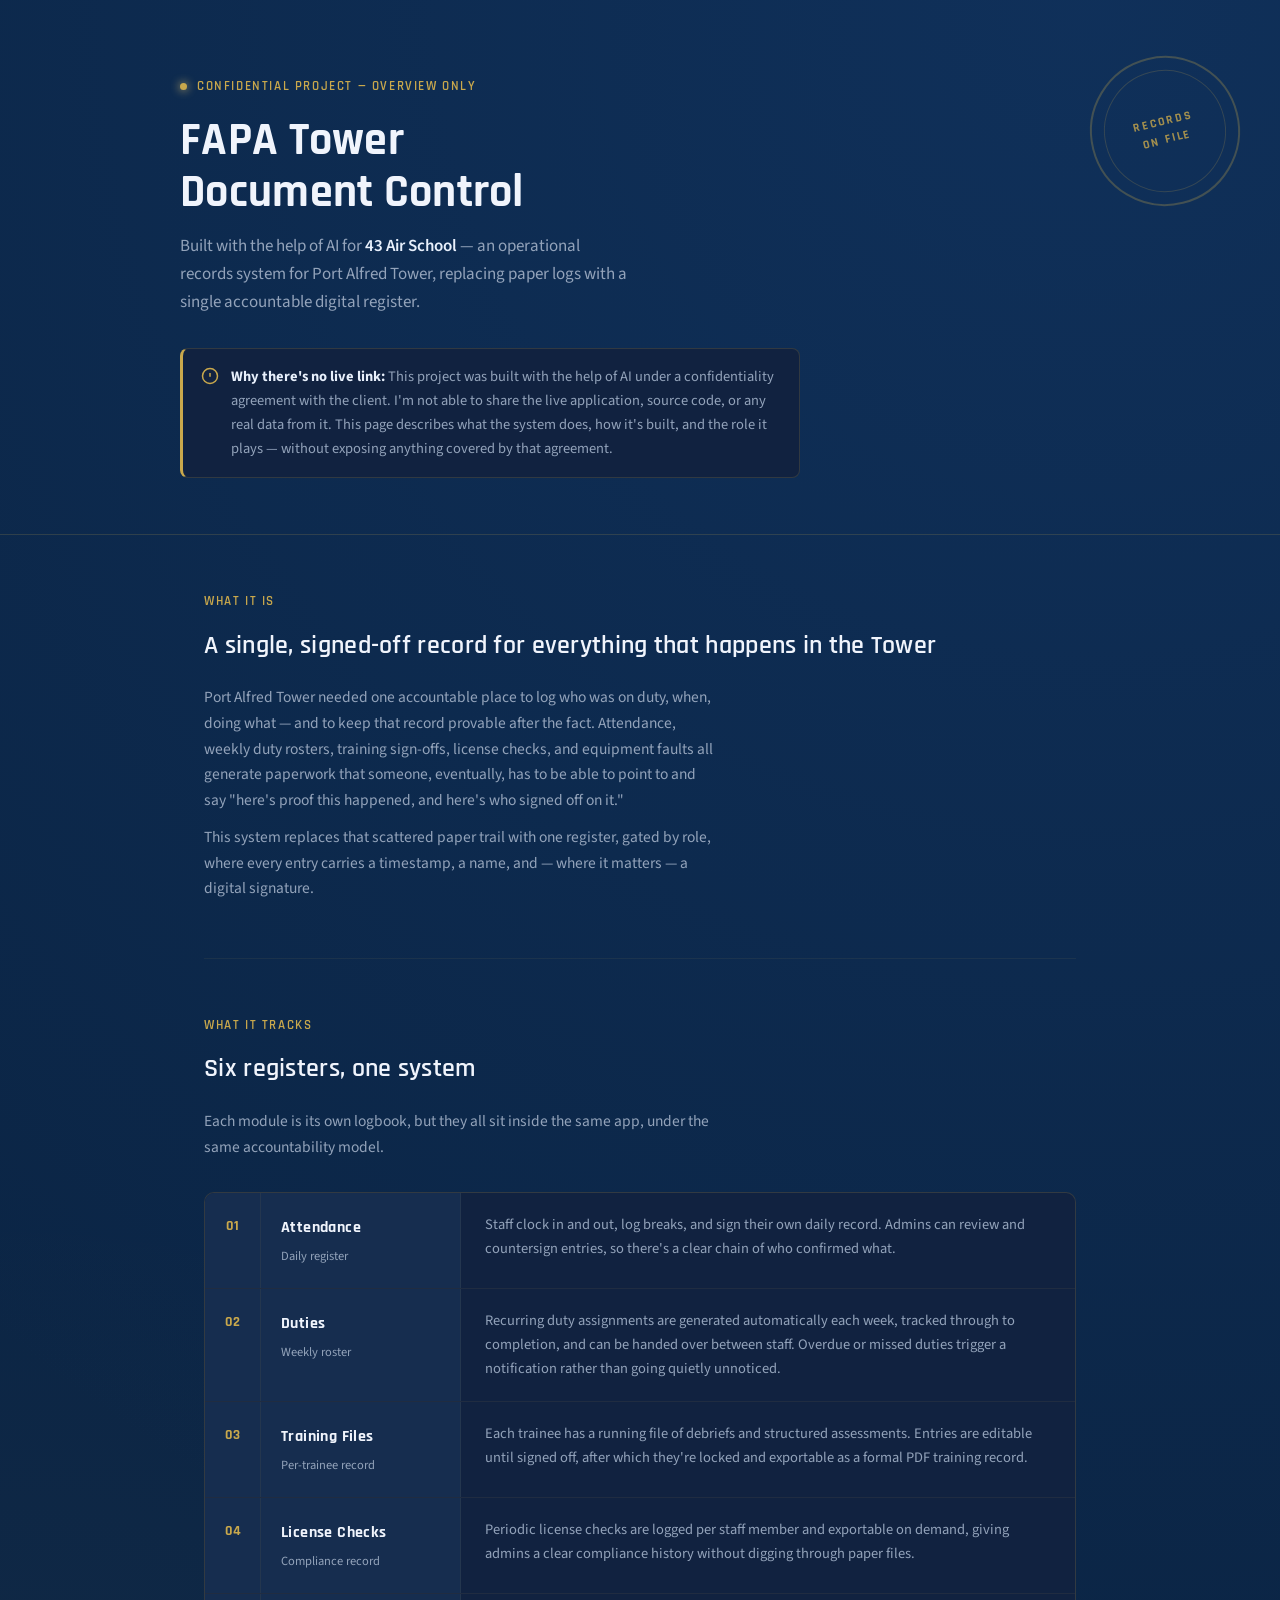
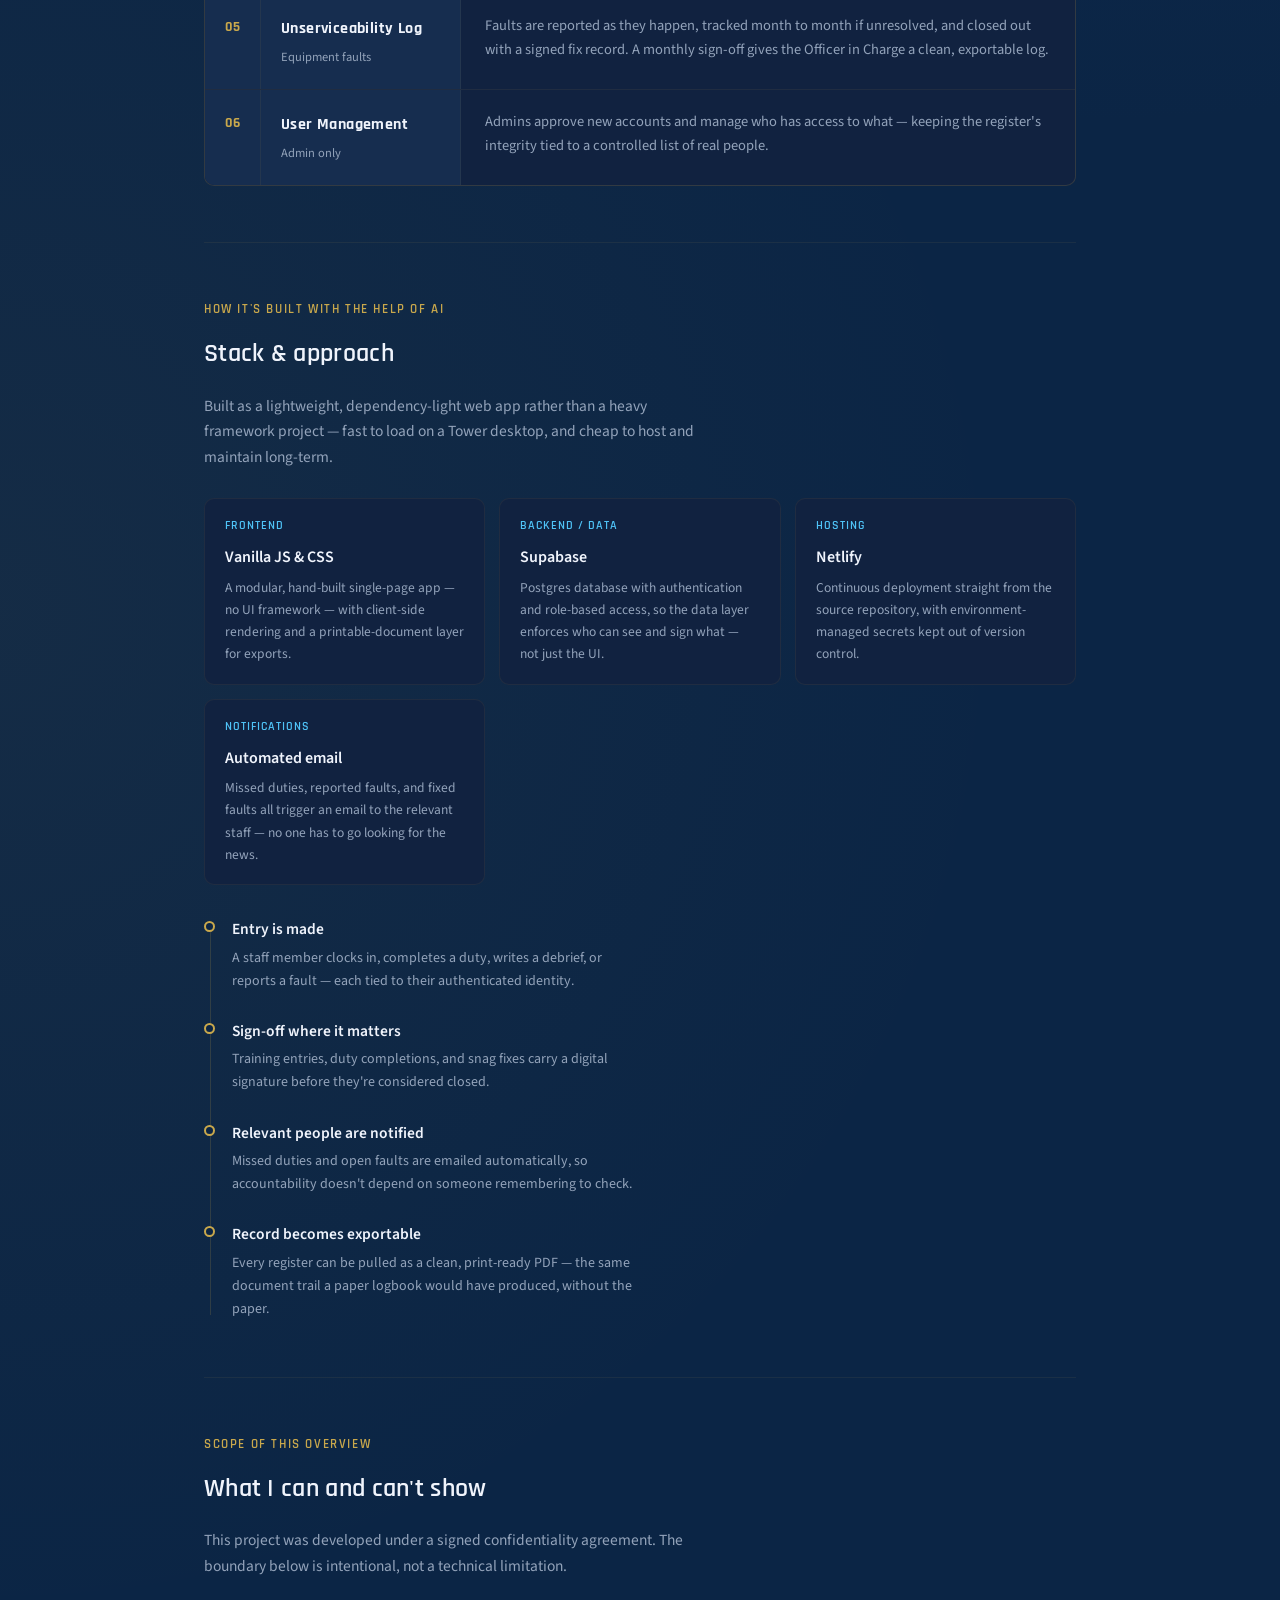
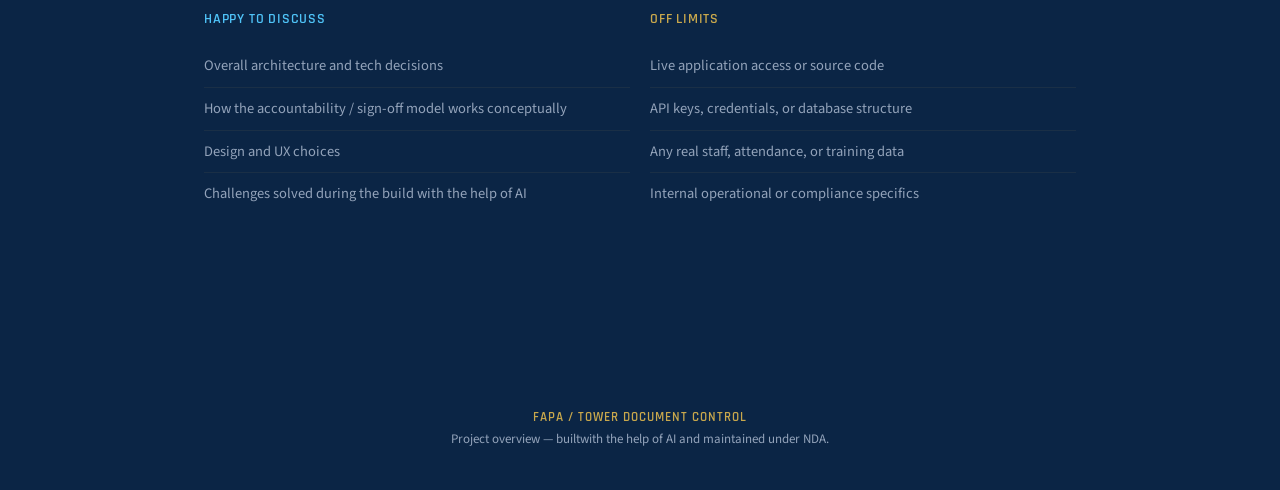
<file: assets/fapa-tower-document-control-readme (3).html>
<!doctype html>
<html lang="en">
  <head>
    <meta charset="UTF-8" />
    <meta name="viewport" content="width=device-width, initial-scale=1.0" />
    <title>FAPA Tower Document Control — Project Overview</title>
    <link
      href="https://fonts.googleapis.com/css2?family=Rajdhani:wght@500;600;700&family=Source+Sans+3:wght@300;400;500;600&display=swap"
      rel="stylesheet"
    />
    <style>
      :root {
        --navy: #0b2545;
        --navy-mid: #13315c;
        --gold: #c9a84c;
        --gold-light: #e8c96d;
        --sky: #4fc3f7;
        --green: #5fb88a;
        --white: #f0f4fc;
        --surface2: #112240;
        --surface3: #162d4f;
        --border: rgba(201, 168, 76, 0.18);
        --border-light: rgba(201, 168, 76, 0.08);
        --text: #e8f0fc;
        --text-dim: #93a3ba;
      }
      *,
      *::before,
      *::after {
        box-sizing: border-box;
        margin: 0;
        padding: 0;
      }
      html {
        scroll-behavior: smooth;
      }
      body {
        font-family: "Source Sans 3", sans-serif;
        background: var(--navy);
        background-image:
          radial-gradient(
            circle at 85% 0%,
            rgba(26, 74, 138, 0.3),
            transparent 45%
          ),
          radial-gradient(
            circle at 0% 60%,
            rgba(201, 168, 76, 0.05),
            transparent 40%
          );
        color: var(--text);
        line-height: 1.65;
        font-size: 16px;
        -webkit-font-smoothing: antialiased;
      }
      h1,
      h2,
      h3,
      h4 {
        font-family: "Rajdhani", sans-serif;
        letter-spacing: 0.3px;
        color: var(--white);
      }
      .wrap {
        max-width: 920px;
        margin: 0 auto;
        padding: 0 24px 96px;
      }

      /* ── HEADER / FILED-STAMP SIGNATURE ── */
      .hero {
        position: relative;
        padding: 72px 24px 56px;
        border-bottom: 1px solid var(--border);
        overflow: hidden;
      }
      .stamp {
        position: absolute;
        top: 56px;
        right: 40px;
        width: 150px;
        height: 150px;
        border: 2px solid rgba(201, 168, 76, 0.35);
        border-radius: 50%;
        display: flex;
        align-items: center;
        justify-content: center;
        transform: rotate(-14deg);
        opacity: 0.8;
      }
      .stamp::before {
        content: "";
        position: absolute;
        inset: 12px;
        border: 1px solid rgba(201, 168, 76, 0.25);
        border-radius: 50%;
      }
      .stamp-text {
        font-family: "Rajdhani", sans-serif;
        font-weight: 700;
        font-size: 12px;
        letter-spacing: 2px;
        color: var(--gold);
        text-align: center;
        line-height: 1.5;
        text-transform: uppercase;
      }
      @media (max-width: 700px) {
        .stamp {
          display: none;
        }
      }

      .hero-inner {
        max-width: 920px;
        margin: 0 auto;
        position: relative;
        z-index: 1;
      }
      .eyebrow {
        display: inline-flex;
        align-items: center;
        gap: 10px;
        font-family: "Rajdhani", sans-serif;
        font-weight: 600;
        font-size: 13px;
        letter-spacing: 1.6px;
        text-transform: uppercase;
        color: var(--gold);
        margin-bottom: 18px;
      }
      .eyebrow .dot {
        width: 7px;
        height: 7px;
        border-radius: 50%;
        background: var(--gold);
        box-shadow: 0 0 10px var(--gold-light);
      }
      .hero h1 {
        font-size: clamp(30px, 4.6vw, 46px);
        font-weight: 700;
        line-height: 1.12;
        max-width: 16ch;
      }
      .hero .org {
        margin-top: 14px;
        color: var(--text-dim);
        font-size: 17px;
        font-weight: 400;
        max-width: 56ch;
      }
      .hero .org strong {
        color: var(--text);
        font-weight: 600;
      }

      .notice {
        margin-top: 32px;
        display: flex;
        gap: 12px;
        align-items: flex-start;
        background: var(--surface2);
        border: 1px solid var(--border);
        border-left: 3px solid var(--gold);
        border-radius: 8px;
        padding: 16px 18px;
        max-width: 620px;
      }
      .notice svg {
        flex-shrink: 0;
        margin-top: 2px;
      }
      .notice p {
        font-size: 14.5px;
        color: var(--text-dim);
      }
      .notice strong {
        color: var(--text);
      }

      /* ── SECTIONS ── */
      section {
        padding: 56px 0;
        border-bottom: 1px solid var(--border-light);
      }
      section:last-child {
        border-bottom: none;
      }
      .section-label {
        font-family: "Rajdhani", sans-serif;
        font-weight: 600;
        font-size: 13px;
        letter-spacing: 1.6px;
        text-transform: uppercase;
        color: var(--gold);
        margin-bottom: 12px;
      }
      section h2 {
        font-size: 26px;
        font-weight: 600;
        margin-bottom: 18px;
      }
      section > p {
        color: var(--text-dim);
        max-width: 64ch;
        font-size: 15.5px;
      }
      section > p + p {
        margin-top: 12px;
      }

      /* ── LOGBOOK / REGISTER ── */
      .register {
        margin-top: 32px;
        border: 1px solid var(--border);
        border-radius: 10px;
        overflow: hidden;
        background: var(--surface2);
      }
      .reg-row {
        display: grid;
        grid-template-columns: 56px 200px 1fr;
        border-bottom: 1px solid var(--border-light);
      }
      .reg-row:last-child {
        border-bottom: none;
      }
      .reg-num {
        display: flex;
        align-items: flex-start;
        justify-content: center;
        padding: 22px 0;
        background: var(--surface3);
        border-right: 1px solid var(--border-light);
        font-family: "Rajdhani", sans-serif;
        font-weight: 700;
        font-size: 14px;
        color: var(--gold);
      }
      .reg-tag {
        padding: 22px 20px;
        background: var(--surface3);
        border-right: 1px solid var(--border-light);
      }
      .reg-tag .label {
        font-family: "Rajdhani", sans-serif;
        font-weight: 700;
        font-size: 16px;
        color: var(--white);
        letter-spacing: 0.4px;
      }
      .reg-tag .sub {
        font-size: 12.5px;
        color: var(--text-dim);
        margin-top: 4px;
      }
      .reg-body {
        padding: 20px 24px;
        font-size: 14.5px;
        color: var(--text-dim);
      }
      @media (max-width: 680px) {
        .reg-row {
          grid-template-columns: 1fr;
        }
        .reg-num {
          display: none;
        }
        .reg-tag {
          border-right: none;
          border-bottom: 1px solid var(--border-light);
        }
      }

      /* ── STACK GRID ── */
      .stack-grid {
        display: grid;
        grid-template-columns: repeat(auto-fit, minmax(220px, 1fr));
        gap: 14px;
        margin-top: 28px;
      }
      .stack-card {
        background: var(--surface2);
        border: 1px solid var(--border-light);
        border-radius: 10px;
        padding: 18px 20px;
        transition: border-color 0.15s;
      }
      .stack-card:hover {
        border-color: var(--border);
      }
      .stack-card .tag {
        font-family: "Rajdhani", sans-serif;
        font-weight: 600;
        font-size: 11.5px;
        letter-spacing: 1px;
        text-transform: uppercase;
        color: var(--sky);
        margin-bottom: 8px;
      }
      .stack-card .name {
        font-size: 16px;
        font-weight: 600;
        color: var(--white);
        margin-bottom: 6px;
      }
      .stack-card .desc {
        font-size: 13.5px;
        color: var(--text-dim);
      }

      /* ── PAPER TRAIL ── */
      .trail {
        margin-top: 32px;
        position: relative;
        padding-left: 28px;
      }
      .trail::before {
        content: "";
        position: absolute;
        left: 6px;
        top: 6px;
        bottom: 6px;
        width: 1px;
        background: var(--border);
      }
      .trail-item {
        position: relative;
        padding-bottom: 26px;
      }
      .trail-item:last-child {
        padding-bottom: 0;
      }
      .trail-item::before {
        content: "";
        position: absolute;
        left: -28px;
        top: 4px;
        width: 11px;
        height: 11px;
        border-radius: 50%;
        background: var(--navy);
        border: 2px solid var(--gold);
      }
      .trail-item .ttl {
        font-weight: 600;
        color: var(--white);
        font-size: 15.5px;
        margin-bottom: 4px;
      }
      .trail-item .txt {
        font-size: 14px;
        color: var(--text-dim);
        max-width: 58ch;
      }

      /* ── BOUNDARY LIST ── */
      .boundary {
        margin-top: 28px;
        display: grid;
        grid-template-columns: 1fr 1fr;
        gap: 20px;
      }
      .boundary-col h3 {
        font-size: 14px;
        font-family: "Rajdhani", sans-serif;
        font-weight: 600;
        letter-spacing: 0.8px;
        text-transform: uppercase;
        margin-bottom: 14px;
      }
      .boundary-col.yes h3 {
        color: var(--sky);
      }
      .boundary-col.no h3 {
        color: var(--gold);
      }
      .boundary-col ul {
        list-style: none;
      }
      .boundary-col li {
        font-size: 14.5px;
        color: var(--text-dim);
        padding: 9px 0;
        border-bottom: 1px solid var(--border-light);
      }
      .boundary-col li:last-child {
        border-bottom: none;
      }
      @media (max-width: 620px) {
        .boundary {
          grid-template-columns: 1fr;
        }
      }

      /* ── FOOTER ── */
      footer {
        padding: 40px 24px;
        text-align: center;
        color: var(--text-dim);
        font-size: 13px;
      }
      footer .mark {
        color: var(--gold);
        font-family: "Rajdhani", sans-serif;
        font-weight: 600;
        letter-spacing: 1px;
      }

      a:focus-visible,
      button:focus-visible {
        outline: 2px solid var(--gold);
        outline-offset: 2px;
      }
    </style>
  </head>
  <body>
    <div class="hero">
      <div class="stamp">
        <div class="stamp-text">Records<br />On File</div>
      </div>
      <div class="hero-inner">
        <div class="eyebrow">
          <span class="dot"></span>Confidential Project — Overview Only
        </div>
        <h1>FAPA Tower Document Control</h1>
        <p class="org">
          Built with the help of AI for <strong>43 Air School</strong> — an
          operational records system for Port Alfred Tower, replacing paper logs
          with a single accountable digital register.
        </p>

        <div class="notice">
          <svg
            width="18"
            height="18"
            viewBox="0 0 24 24"
            fill="none"
            stroke="#c9a84c"
            stroke-width="2"
          >
            <circle cx="12" cy="12" r="10" />
            <line x1="12" y1="8" x2="12" y2="13" />
            <line x1="12" y1="16" x2="12" y2="16.01" />
          </svg>
          <p>
            <strong>Why there's no live link:</strong> This project was built
            with the help of AI under a confidentiality agreement with the
            client. I'm not able to share the live application, source code, or
            any real data from it. This page describes what the system does, how
            it's built, and the role it plays — without exposing anything
            covered by that agreement.
          </p>
        </div>
      </div>
    </div>

    <div class="wrap">
      <section>
        <div class="section-label">What it is</div>
        <h2>
          A single, signed-off record for everything that happens in the Tower
        </h2>
        <p>
          Port Alfred Tower needed one accountable place to log who was on duty,
          when, doing what — and to keep that record provable after the fact.
          Attendance, weekly duty rosters, training sign-offs, license checks,
          and equipment faults all generate paperwork that someone, eventually,
          has to be able to point to and say "here's proof this happened, and
          here's who signed off on it."
        </p>
        <p>
          This system replaces that scattered paper trail with one register,
          gated by role, where every entry carries a timestamp, a name, and —
          where it matters — a digital signature.
        </p>
      </section>

      <section>
        <div class="section-label">What it tracks</div>
        <h2>Six registers, one system</h2>
        <p>
          Each module is its own logbook, but they all sit inside the same app,
          under the same accountability model.
        </p>

        <div class="register">
          <div class="reg-row">
            <div class="reg-num">01</div>
            <div class="reg-tag">
              <div class="label">Attendance</div>
              <div class="sub">Daily register</div>
            </div>
            <div class="reg-body">
              Staff clock in and out, log breaks, and sign their own daily
              record. Admins can review and countersign entries, so there's a
              clear chain of who confirmed what.
            </div>
          </div>
          <div class="reg-row">
            <div class="reg-num">02</div>
            <div class="reg-tag">
              <div class="label">Duties</div>
              <div class="sub">Weekly roster</div>
            </div>
            <div class="reg-body">
              Recurring duty assignments are generated automatically each week,
              tracked through to completion, and can be handed over between
              staff. Overdue or missed duties trigger a notification rather than
              going quietly unnoticed.
            </div>
          </div>
          <div class="reg-row">
            <div class="reg-num">03</div>
            <div class="reg-tag">
              <div class="label">Training Files</div>
              <div class="sub">Per-trainee record</div>
            </div>
            <div class="reg-body">
              Each trainee has a running file of debriefs and structured
              assessments. Entries are editable until signed off, after which
              they're locked and exportable as a formal PDF training record.
            </div>
          </div>
          <div class="reg-row">
            <div class="reg-num">04</div>
            <div class="reg-tag">
              <div class="label">License Checks</div>
              <div class="sub">Compliance record</div>
            </div>
            <div class="reg-body">
              Periodic license checks are logged per staff member and exportable
              on demand, giving admins a clear compliance history without
              digging through paper files.
            </div>
          </div>
          <div class="reg-row">
            <div class="reg-num">05</div>
            <div class="reg-tag">
              <div class="label">Unserviceability Log</div>
              <div class="sub">Equipment faults</div>
            </div>
            <div class="reg-body">
              Faults are reported as they happen, tracked month to month if
              unresolved, and closed out with a signed fix record. A monthly
              sign-off gives the Officer in Charge a clean, exportable log.
            </div>
          </div>
          <div class="reg-row">
            <div class="reg-num">06</div>
            <div class="reg-tag">
              <div class="label">User Management</div>
              <div class="sub">Admin only</div>
            </div>
            <div class="reg-body">
              Admins approve new accounts and manage who has access to what —
              keeping the register's integrity tied to a controlled list of real
              people.
            </div>
          </div>
        </div>
      </section>

      <section>
        <div class="section-label">How it's built with the help of AI</div>
        <h2>Stack &amp; approach</h2>
        <p>
          Built as a lightweight, dependency-light web app rather than a heavy
          framework project — fast to load on a Tower desktop, and cheap to host
          and maintain long-term.
        </p>

        <div class="stack-grid">
          <div class="stack-card">
            <div class="tag">Frontend</div>
            <div class="name">Vanilla JS &amp; CSS</div>
            <div class="desc">
              A modular, hand-built single-page app — no UI framework — with
              client-side rendering and a printable-document layer for exports.
            </div>
          </div>
          <div class="stack-card">
            <div class="tag">Backend / Data</div>
            <div class="name">Supabase</div>
            <div class="desc">
              Postgres database with authentication and role-based access, so
              the data layer enforces who can see and sign what — not just the
              UI.
            </div>
          </div>
          <div class="stack-card">
            <div class="tag">Hosting</div>
            <div class="name">Netlify</div>
            <div class="desc">
              Continuous deployment straight from the source repository, with
              environment-managed secrets kept out of version control.
            </div>
          </div>
          <div class="stack-card">
            <div class="tag">Notifications</div>
            <div class="name">Automated email</div>
            <div class="desc">
              Missed duties, reported faults, and fixed faults all trigger an
              email to the relevant staff — no one has to go looking for the
              news.
            </div>
          </div>
        </div>

        <div class="trail">
          <div class="trail-item">
            <div class="ttl">Entry is made</div>
            <div class="txt">
              A staff member clocks in, completes a duty, writes a debrief, or
              reports a fault — each tied to their authenticated identity.
            </div>
          </div>
          <div class="trail-item">
            <div class="ttl">Sign-off where it matters</div>
            <div class="txt">
              Training entries, duty completions, and snag fixes carry a digital
              signature before they're considered closed.
            </div>
          </div>
          <div class="trail-item">
            <div class="ttl">Relevant people are notified</div>
            <div class="txt">
              Missed duties and open faults are emailed automatically, so
              accountability doesn't depend on someone remembering to check.
            </div>
          </div>
          <div class="trail-item">
            <div class="ttl">Record becomes exportable</div>
            <div class="txt">
              Every register can be pulled as a clean, print-ready PDF — the
              same document trail a paper logbook would have produced, without
              the paper.
            </div>
          </div>
        </div>
      </section>

      <section>
        <div class="section-label">Scope of this overview</div>
        <h2>What I can and can't show</h2>
        <p>
          This project was developed under a signed confidentiality agreement.
          The boundary below is intentional, not a technical limitation.
        </p>

        <div class="boundary">
          <div class="boundary-col yes">
            <h3>Happy to discuss</h3>
            <ul>
              <li>Overall architecture and tech decisions</li>
              <li>
                How the accountability / sign-off model works conceptually
              </li>
              <li>Design and UX choices</li>
              <li>Challenges solved during the build with the help of AI</li>
            </ul>
          </div>
          <div class="boundary-col no">
            <h3>Off limits</h3>
            <ul>
              <li>Live application access or source code</li>
              <li>API keys, credentials, or database structure</li>
              <li>Any real staff, attendance, or training data</li>
              <li>Internal operational or compliance specifics</li>
            </ul>
          </div>
        </div>
      </section>
    </div>

    <footer>
      <span class="mark">FAPA / TOWER DOCUMENT CONTROL</span><br />
      Project overview — builtwith the help of AI and maintained under NDA.
    </footer>
  </body>
</html>
</file>
